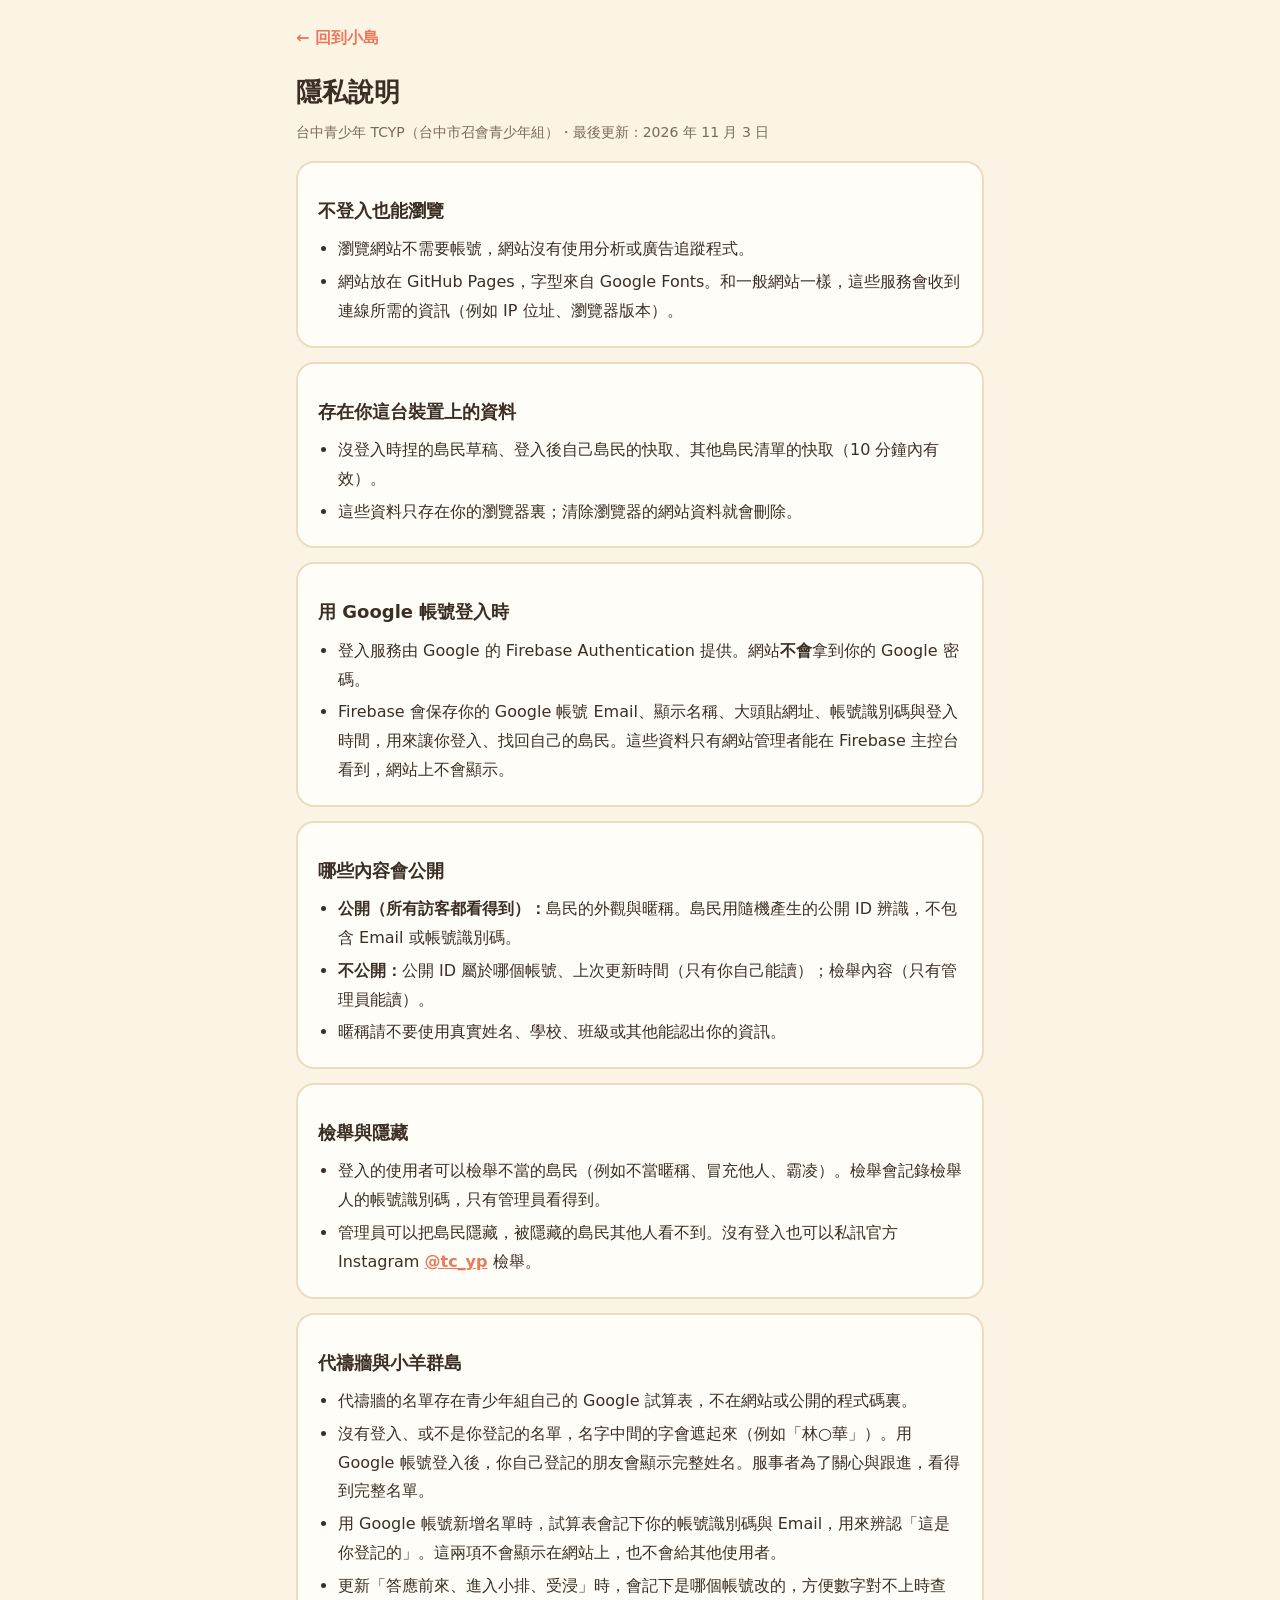
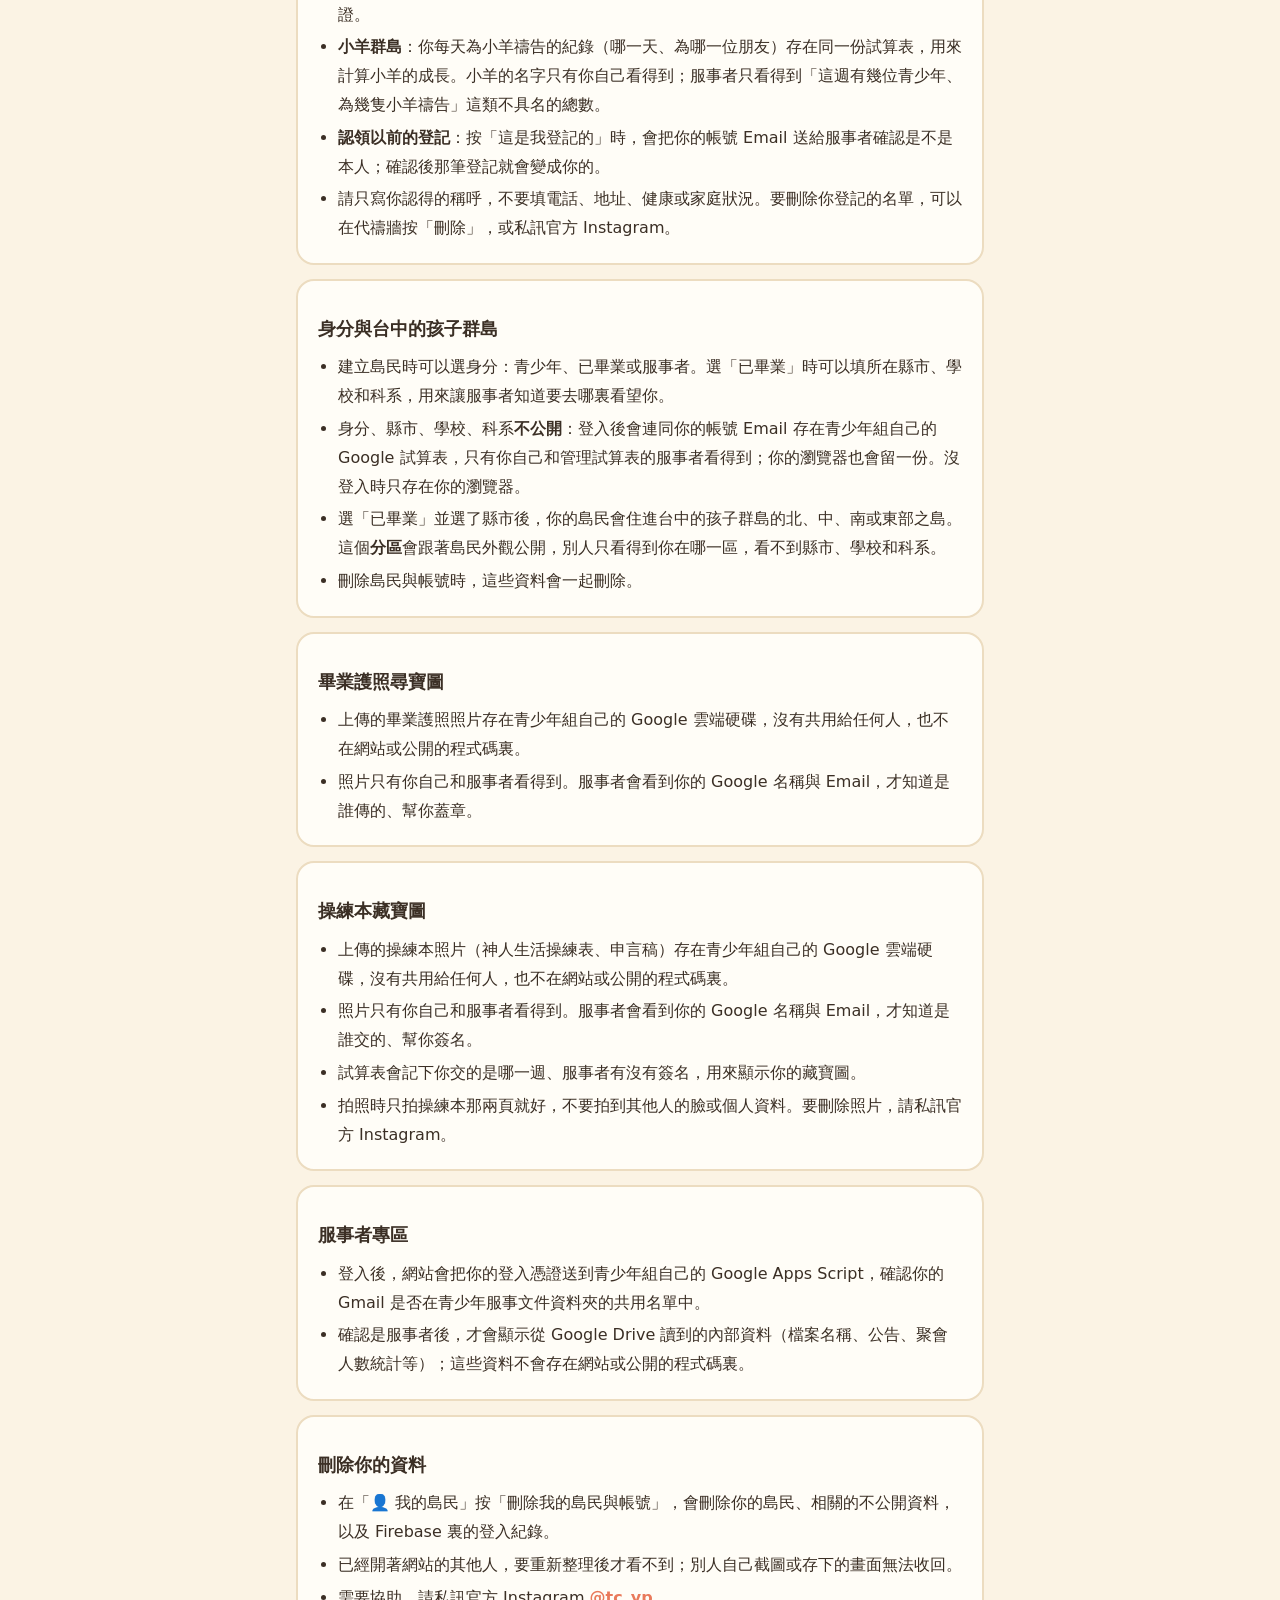
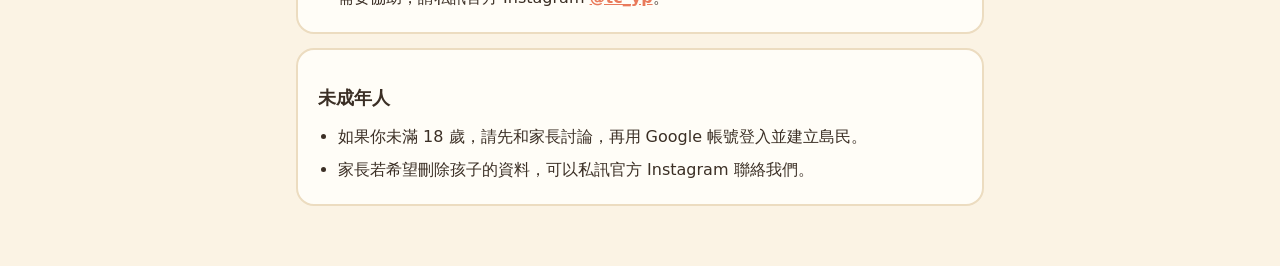
<file: privacy.html>
<!doctype html>
<html lang="zh-Hant-TW">
<head>
  <meta charset="utf-8">
  <meta name="viewport" content="width=device-width, initial-scale=1">
  <meta name="referrer" content="strict-origin-when-cross-origin">
  <meta http-equiv="Content-Security-Policy" content="default-src 'self'; style-src 'self' 'unsafe-inline' https://fonts.googleapis.com; font-src https://fonts.gstatic.com; img-src 'self' data:; object-src 'none'; base-uri 'self'; form-action 'none'">
  <title>隱私說明｜台中青少年 TCYP</title>
  <link rel="icon" href="data:image/svg+xml,<svg xmlns='http://www.w3.org/2000/svg' viewBox='0 0 100 100'><polygon points='50,4 90,27 90,73 50,96 10,73 10,27' fill='%23f2b544'/><text x='50' y='64' font-size='38' text-anchor='middle' font-family='Arial' font-weight='bold' fill='%23fff'>YP</text></svg>">
  <link href="https://fonts.googleapis.com/css2?family=Noto+Sans+TC:wght@400;700;900&display=swap" rel="stylesheet">
  <style>
    :root { --ink: #3b2f25; --soft: #7a6a5a; --line: #ecdcc0; --paper: #fffdf7; --coral: #e97a5b; --bg: #fbf3e4; }
    @media (prefers-color-scheme: dark) { :root { --ink: #f3ead9; --soft: #c9b9a3; --line: #4d4033; --paper: #2a231c; --bg: #1f1a15; } }
    * { box-sizing: border-box; }
    body { margin: 0; background: var(--bg); color: var(--ink); font-family: 'Noto Sans TC', system-ui, sans-serif; line-height: 1.8; }
    main { max-width: 720px; margin: 0 auto; padding: 24px 16px 60px; }
    h1 { font-size: 26px; font-weight: 900; margin: 8px 0 4px; }
    h2 { font-size: 18px; font-weight: 900; margin: 28px 0 8px; }
    .meta { color: var(--soft); font-size: 14px; margin: 0 0 16px; }
    section { background: var(--paper); border: 2px solid var(--line); border-radius: 18px; padding: 4px 20px 14px; margin-top: 14px; }
    ul { padding-left: 20px; margin: 6px 0; }
    li { margin: 4px 0; }
    a { color: var(--coral); font-weight: 700; }
    .back { display: inline-block; margin-bottom: 8px; text-decoration: none; }
  </style>
</head>
<body>
<main>
  <a class="back" href="./">← 回到小島</a>
  <h1>隱私說明</h1>
  <p class="meta">台中青少年 TCYP（台中市召會青少年組）・最後更新：2026 年 11 月 3 日</p>

  <section>
    <h2>不登入也能瀏覽</h2>
    <ul>
      <li>瀏覽網站不需要帳號，網站沒有使用分析或廣告追蹤程式。</li>
      <li>網站放在 GitHub Pages，字型來自 Google Fonts。和一般網站一樣，這些服務會收到連線所需的資訊（例如 IP 位址、瀏覽器版本）。</li>
    </ul>
  </section>

  <section>
    <h2>存在你這台裝置上的資料</h2>
    <ul>
      <li>沒登入時捏的島民草稿、登入後自己島民的快取、其他島民清單的快取（10 分鐘內有效）。</li>
      <li>這些資料只存在你的瀏覽器裏；清除瀏覽器的網站資料就會刪除。</li>
    </ul>
  </section>

  <section>
    <h2>用 Google 帳號登入時</h2>
    <ul>
      <li>登入服務由 Google 的 Firebase Authentication 提供。網站<strong>不會</strong>拿到你的 Google 密碼。</li>
      <li>Firebase 會保存你的 Google 帳號 Email、顯示名稱、大頭貼網址、帳號識別碼與登入時間，用來讓你登入、找回自己的島民。這些資料只有網站管理者能在 Firebase 主控台看到，網站上不會顯示。</li>
    </ul>
  </section>

  <section>
    <h2>哪些內容會公開</h2>
    <ul>
      <li><strong>公開（所有訪客都看得到）：</strong>島民的外觀與暱稱。島民用隨機產生的公開 ID 辨識，不包含 Email 或帳號識別碼。</li>
      <li><strong>不公開：</strong>公開 ID 屬於哪個帳號、上次更新時間（只有你自己能讀）；檢舉內容（只有管理員能讀）。</li>
      <li>暱稱請不要使用真實姓名、學校、班級或其他能認出你的資訊。</li>
    </ul>
  </section>

  <section>
    <h2>檢舉與隱藏</h2>
    <ul>
      <li>登入的使用者可以檢舉不當的島民（例如不當暱稱、冒充他人、霸凌）。檢舉會記錄檢舉人的帳號識別碼，只有管理員看得到。</li>
      <li>管理員可以把島民隱藏，被隱藏的島民其他人看不到。沒有登入也可以私訊官方 Instagram <a href="https://www.instagram.com/tc_yp/" target="_blank" rel="noopener">@tc_yp</a> 檢舉。</li>
    </ul>
  </section>

  <section>
    <h2>代禱牆與小羊群島</h2>
    <ul>
      <li>代禱牆的名單存在青少年組自己的 Google 試算表，不在網站或公開的程式碼裏。</li>
      <li>沒有登入、或不是你登記的名單，名字中間的字會遮起來（例如「林○華」）。用 Google 帳號登入後，你自己登記的朋友會顯示完整姓名。服事者為了關心與跟進，看得到完整名單。</li>
      <li>用 Google 帳號新增名單時，試算表會記下你的帳號識別碼與 Email，用來辨認「這是你登記的」。這兩項不會顯示在網站上，也不會給其他使用者。</li>
      <li>更新「答應前來、進入小排、受浸」時，會記下是哪個帳號改的，方便數字對不上時查證。</li>
      <li><b>小羊群島</b>：你每天為小羊禱告的紀錄（哪一天、為哪一位朋友）存在同一份試算表，用來計算小羊的成長。小羊的名字只有你自己看得到；服事者只看得到「這週有幾位青少年、為幾隻小羊禱告」這類不具名的總數。</li>
      <li><b>認領以前的登記</b>：按「這是我登記的」時，會把你的帳號 Email 送給服事者確認是不是本人；確認後那筆登記就會變成你的。</li>
      <li>請只寫你認得的稱呼，不要填電話、地址、健康或家庭狀況。要刪除你登記的名單，可以在代禱牆按「刪除」，或私訊官方 Instagram。</li>
    </ul>
  </section>

  <section>
    <h2>身分與台中的孩子群島</h2>
    <ul>
      <li>建立島民時可以選身分：青少年、已畢業或服事者。選「已畢業」時可以填所在縣市、學校和科系，用來讓服事者知道要去哪裏看望你。</li>
      <li>身分、縣市、學校、科系<strong>不公開</strong>：登入後會連同你的帳號 Email 存在青少年組自己的 Google 試算表，只有你自己和管理試算表的服事者看得到；你的瀏覽器也會留一份。沒登入時只存在你的瀏覽器。</li>
      <li>選「已畢業」並選了縣市後，你的島民會住進台中的孩子群島的北、中、南或東部之島。這個<strong>分區</strong>會跟著島民外觀公開，別人只看得到你在哪一區，看不到縣市、學校和科系。</li>
      <li>刪除島民與帳號時，這些資料會一起刪除。</li>
    </ul>
  </section>

  <section>
    <h2>畢業護照尋寶圖</h2>
    <ul>
      <li>上傳的畢業護照照片存在青少年組自己的 Google 雲端硬碟，沒有共用給任何人，也不在網站或公開的程式碼裏。</li>
      <li>照片只有你自己和服事者看得到。服事者會看到你的 Google 名稱與 Email，才知道是誰傳的、幫你蓋章。</li>
    </ul>
  </section>

  <section>
    <h2>操練本藏寶圖</h2>
    <ul>
      <li>上傳的操練本照片（神人生活操練表、申言稿）存在青少年組自己的 Google 雲端硬碟，沒有共用給任何人，也不在網站或公開的程式碼裏。</li>
      <li>照片只有你自己和服事者看得到。服事者會看到你的 Google 名稱與 Email，才知道是誰交的、幫你簽名。</li>
      <li>試算表會記下你交的是哪一週、服事者有沒有簽名，用來顯示你的藏寶圖。</li>
      <li>拍照時只拍操練本那兩頁就好，不要拍到其他人的臉或個人資料。要刪除照片，請私訊官方 Instagram。</li>
    </ul>
  </section>

  <section>
    <h2>服事者專區</h2>
    <ul>
      <li>登入後，網站會把你的登入憑證送到青少年組自己的 Google Apps Script，確認你的 Gmail 是否在青少年服事文件資料夾的共用名單中。</li>
      <li>確認是服事者後，才會顯示從 Google Drive 讀到的內部資料（檔案名稱、公告、聚會人數統計等）；這些資料不會存在網站或公開的程式碼裏。</li>
    </ul>
  </section>

  <section>
    <h2>刪除你的資料</h2>
    <ul>
      <li>在「👤 我的島民」按「刪除我的島民與帳號」，會刪除你的島民、相關的不公開資料，以及 Firebase 裏的登入紀錄。</li>
      <li>已經開著網站的其他人，要重新整理後才看不到；別人自己截圖或存下的畫面無法收回。</li>
      <li>需要協助，請私訊官方 Instagram <a href="https://www.instagram.com/tc_yp/" target="_blank" rel="noopener">@tc_yp</a>。</li>
    </ul>
  </section>

  <section>
    <h2>未成年人</h2>
    <ul>
      <li>如果你未滿 18 歲，請先和家長討論，再用 Google 帳號登入並建立島民。</li>
      <li>家長若希望刪除孩子的資料，可以私訊官方 Instagram 聯絡我們。</li>
    </ul>
  </section>
</main>
</body>
</html>
</file>
